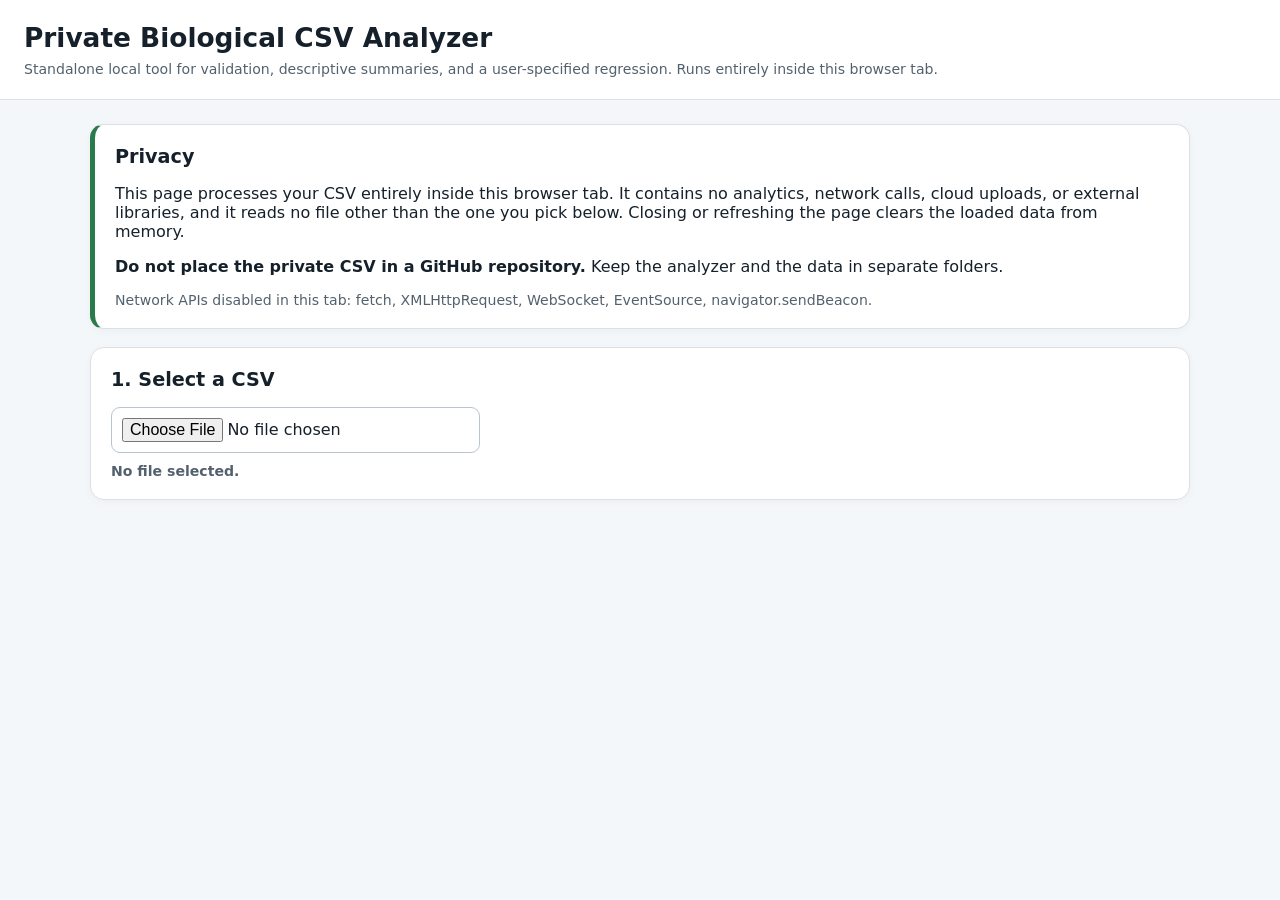
<file: index.html>
<!doctype html>
<html lang="en">
<head>
<meta charset="utf-8">
<meta name="viewport" content="width=device-width,initial-scale=1">
<!--
  The policy below is the first privacy safeguard: connect-src 'none' means the
  page cannot open a network connection of any kind, and default-src 'none'
  means no external stylesheet, font, image or script can be loaded. Only files
  sitting next to this one are allowed to run. js/privacy.js enforces the same
  rule a second time at runtime.
-->
<meta http-equiv="Content-Security-Policy" content="default-src 'none'; script-src 'self' file:; style-src 'self' file:; img-src 'self' file: data:; connect-src 'none'; form-action 'none'; base-uri 'none'; object-src 'none'; frame-src 'none'; media-src 'none'">
<title>Private Biological CSV Analyzer</title>
<link rel="stylesheet" href="css/app.css">
</head>
<body>
<header>
<h1>Private Biological CSV Analyzer</h1>
<div class="small">Standalone local tool for validation, descriptive summaries, and a user-specified regression. Runs entirely inside this browser tab.</div>
</header>
<main>

<section class="card privacy">
<h2>Privacy</h2>
<p>This page processes your CSV entirely inside this browser tab. It contains no analytics, network calls, cloud uploads, or external libraries, and it reads no file other than the one you pick below. Closing or refreshing the page clears the loaded data from memory.</p>
<p><strong>Do not place the private CSV in a GitHub repository.</strong> Keep the analyzer and the data in separate folders.</p>
<div id="privacyStatus" class="small"></div>
</section>

<section class="card" id="stepFile">
<h2>1. Select a CSV</h2>
<input id="fileInput" type="file" accept=".csv,text/csv">
<div id="fileStatus" class="status small">No file selected.</div>
<div id="parseWarnings"></div>
</section>

<section class="card hidden" id="stepMapping">
<h2>2. Map your columns</h2>
<p class="small">Only the first three mappings are required. Optional variables unlock additional checks, the GSI and HSI indices, and grouped summaries.</p>
<div id="mappingGrid" class="grid"></div>
<div class="actions">
<button id="toPlanBtn">Continue to analysis plan</button>
<button id="clearBtn" class="secondary">Clear data</button>
</div>
<div id="mappingStatus" class="status small"></div>
</section>

<section class="card hidden" id="stepPlan">
<h2>3. Analysis plan</h2>
<p class="small">Choose what should be computed. Nothing here is decided for you beyond an editable starting point, and the plan is reported alongside the results.</p>
<div class="plan-columns">
  <div>
    <span class="fieldset-title">Grouping fields</span>
    <div class="small">Summaries are reported for each combination of the fields you tick.</div>
    <div id="planGroups" class="checklist"></div>
  </div>
  <div>
    <span class="fieldset-title">Outcome variable</span>
    <div class="small">The variable to be explained by the model.</div>
    <label for="planOutcome"><select id="planOutcome"></select></label>
    <span class="fieldset-title">Transformation</span>
    <label class="inline-check" for="planLog">
      <input type="checkbox" id="planLog" checked>
      Log-transform positive numeric variables
    </label>
    <div class="small">A variable containing zero or negative values is left on its original scale and reported; no rows are dropped to make a logarithm possible.</div>
  </div>
  <div>
    <span class="fieldset-title">Predictor variables</span>
    <div class="small">One or more numeric variables used to predict the outcome.</div>
    <div id="planPredictors" class="checklist"></div>
  </div>
</div>
<div class="actions">
<button id="runBtn">Run local analysis</button>
<button id="backToMappingBtn" class="secondary">Back to column mapping</button>
</div>
<div id="planStatus" class="status small"></div>
</section>

<section class="card hidden" id="stepResults">
<h2>4. Results</h2>
<div id="metrics" class="metrics"></div>
<div id="planEcho"></div>

<h3>Validation summary</h3>
<div class="small">Flagged values are kept, never removed. Review each one locally and decide whether to correct, retain, or exclude it.</div>
<div class="tablewrap"><table id="validationTable"></table></div>

<h3>Flagged rows</h3>
<div class="tablewrap"><table id="flaggedTable"></table></div>

<h3>Model</h3>
<div id="modelText"></div>
<div class="tablewrap"><table id="modelTable"></table></div>
<canvas id="plot" width="1000" height="420"></canvas>
<div id="plotCaption" class="small"></div>

<h3>Grouped summary</h3>
<div class="tablewrap"><table id="groupTable"></table></div>
<div id="groupNotice"></div>

<div class="actions">
<button id="downloadValidation">Download flagged-row report</button>
<button id="downloadSummary">Download aggregate summary</button>
<button id="backToPlanBtn" class="secondary">Change the analysis plan</button>
</div>
</section>

<section class="card hidden" id="stepProject">
<h2>5. Project information <span class="small">(optional)</span></h2>
<p class="small">Governance context for the report below. Every field is optional, nothing here is checked against the data, and what you type is used only to fill in the report you download. Leave a field blank and it is recorded as <code>(not stated)</code>.</p>
<div id="projectForm" class="plan-columns"></div>
<div class="actions">
<button id="clearProjectBtn" class="secondary">Clear these fields</button>
</div>
</section>

<section class="card hidden" id="stepReport">
<h2>6. Governance and reproducibility report</h2>
<p class="small">An aggregate record of what was analysed and how: application version, timestamp, row and column counts, column mappings, missingness, the validation rules applied and their flag counts, transformations, the analysis plan, the model, and the limitations that apply to it.</p>
<div class="note"><strong>What this report never contains:</strong> raw rows, specimen identifiers, file names, or any individual value. It is built from counts and summaries only, and group summaries covering fewer than five records are withheld entirely.</div>
<div class="actions">
<button id="generateReportBtn">Generate report</button>
<button id="downloadReportJson" class="secondary" disabled>Download JSON</button>
<button id="downloadReportHtml" class="secondary" disabled>Download standalone HTML</button>
</div>
<div id="reportStatus" class="status small"></div>
<div id="reportPreview"></div>
</section>

</main>

<!-- Classic scripts, deliberately not ES modules: a double-clicked file:// page
     cannot load ES modules, but it can load these. Order matters. -->
<script src="js/privacy.js"></script>
<script src="js/csv.js"></script>
<script src="js/stats.js"></script>
<script src="js/validate.js"></script>
<script src="js/analysis.js"></script>
<script src="js/report.js"></script>
<script src="js/ui.js"></script>
</body>
</html>
</file>
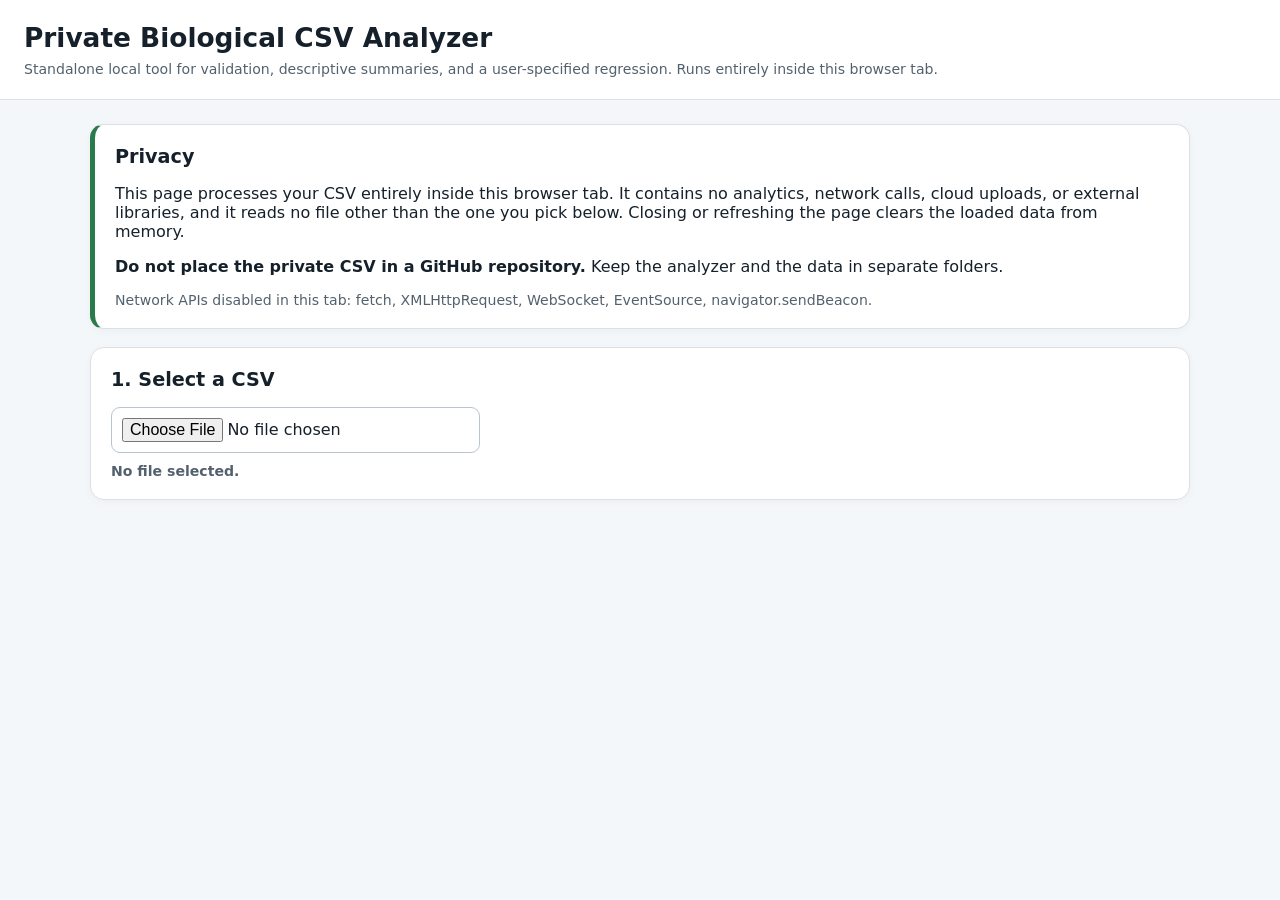
<file: mandrak_private_browser_analyzer/index.html>
<!doctype html>
<html lang="en">
<head>
<meta charset="utf-8">
<meta name="viewport" content="width=device-width,initial-scale=1">
<!--
  The policy below is the first privacy safeguard: connect-src 'none' means the
  page cannot open a network connection of any kind, and default-src 'none'
  means no external stylesheet, font, image or script can be loaded. Only files
  sitting next to this one are allowed to run. js/privacy.js enforces the same
  rule a second time at runtime.
-->
<meta http-equiv="Content-Security-Policy" content="default-src 'none'; script-src 'self' file:; style-src 'self' file:; img-src 'self' file: data:; connect-src 'none'; form-action 'none'; base-uri 'none'; object-src 'none'; frame-src 'none'; media-src 'none'">
<title>Private Biological CSV Analyzer</title>
<link rel="stylesheet" href="css/app.css">
</head>
<body>
<header>
<h1>Private Biological CSV Analyzer</h1>
<div class="small">Standalone local tool for validation, descriptive summaries, and a user-specified regression. Runs entirely inside this browser tab.</div>
</header>
<main>

<section class="card privacy">
<h2>Privacy</h2>
<p>This page processes your CSV entirely inside this browser tab. It contains no analytics, network calls, cloud uploads, or external libraries, and it reads no file other than the one you pick below. Closing or refreshing the page clears the loaded data from memory.</p>
<p><strong>Do not place the private CSV in a GitHub repository.</strong> Keep the analyzer and the data in separate folders.</p>
<div id="privacyStatus" class="small"></div>
</section>

<section class="card" id="stepFile">
<h2>1. Select a CSV</h2>
<input id="fileInput" type="file" accept=".csv,text/csv">
<div id="fileStatus" class="status small">No file selected.</div>
<div id="parseWarnings"></div>
</section>

<section class="card hidden" id="stepMapping">
<h2>2. Map your columns</h2>
<p class="small">Only the first three mappings are required. Optional variables unlock additional checks, the GSI and HSI indices, and grouped summaries.</p>
<div id="mappingGrid" class="grid"></div>
<div class="actions">
<button id="toPlanBtn">Continue to analysis plan</button>
<button id="clearBtn" class="secondary">Clear data</button>
</div>
<div id="mappingStatus" class="status small"></div>
</section>

<section class="card hidden" id="stepPlan">
<h2>3. Analysis plan</h2>
<p class="small">Choose what should be computed. Nothing here is decided for you beyond an editable starting point, and the plan is reported alongside the results.</p>
<div class="plan-columns">
  <div>
    <span class="fieldset-title">Grouping fields</span>
    <div class="small">Summaries are reported for each combination of the fields you tick.</div>
    <div id="planGroups" class="checklist"></div>
  </div>
  <div>
    <span class="fieldset-title">Outcome variable</span>
    <div class="small">The variable to be explained by the model.</div>
    <label for="planOutcome"><select id="planOutcome"></select></label>
    <span class="fieldset-title">Transformation</span>
    <label class="inline-check" for="planLog">
      <input type="checkbox" id="planLog" checked>
      Log-transform positive numeric variables
    </label>
    <div class="small">A variable containing zero or negative values is left on its original scale and reported; no rows are dropped to make a logarithm possible.</div>
  </div>
  <div>
    <span class="fieldset-title">Predictor variables</span>
    <div class="small">One or more numeric variables used to predict the outcome.</div>
    <div id="planPredictors" class="checklist"></div>
  </div>
</div>
<div class="actions">
<button id="runBtn">Run local analysis</button>
<button id="backToMappingBtn" class="secondary">Back to column mapping</button>
</div>
<div id="planStatus" class="status small"></div>
</section>

<section class="card hidden" id="stepResults">
<h2>4. Results</h2>
<div id="metrics" class="metrics"></div>
<div id="planEcho"></div>

<h3>Validation summary</h3>
<div class="small">Flagged values are kept, never removed. Review each one locally and decide whether to correct, retain, or exclude it.</div>
<div class="tablewrap"><table id="validationTable"></table></div>

<h3>Flagged rows</h3>
<div class="tablewrap"><table id="flaggedTable"></table></div>

<h3>Model</h3>
<div id="modelText"></div>
<div class="tablewrap"><table id="modelTable"></table></div>
<canvas id="plot" width="1000" height="420"></canvas>
<div id="plotCaption" class="small"></div>

<h3>Grouped summary</h3>
<div class="tablewrap"><table id="groupTable"></table></div>

<div class="actions">
<button id="downloadValidation">Download flagged-row report</button>
<button id="downloadSummary">Download aggregate summary</button>
<button id="backToPlanBtn" class="secondary">Change the analysis plan</button>
</div>
</section>

</main>

<!-- Classic scripts, deliberately not ES modules: a double-clicked file:// page
     cannot load ES modules, but it can load these. Order matters. -->
<script src="js/privacy.js"></script>
<script src="js/csv.js"></script>
<script src="js/stats.js"></script>
<script src="js/validate.js"></script>
<script src="js/analysis.js"></script>
<script src="js/ui.js"></script>
</body>
</html>
</file>
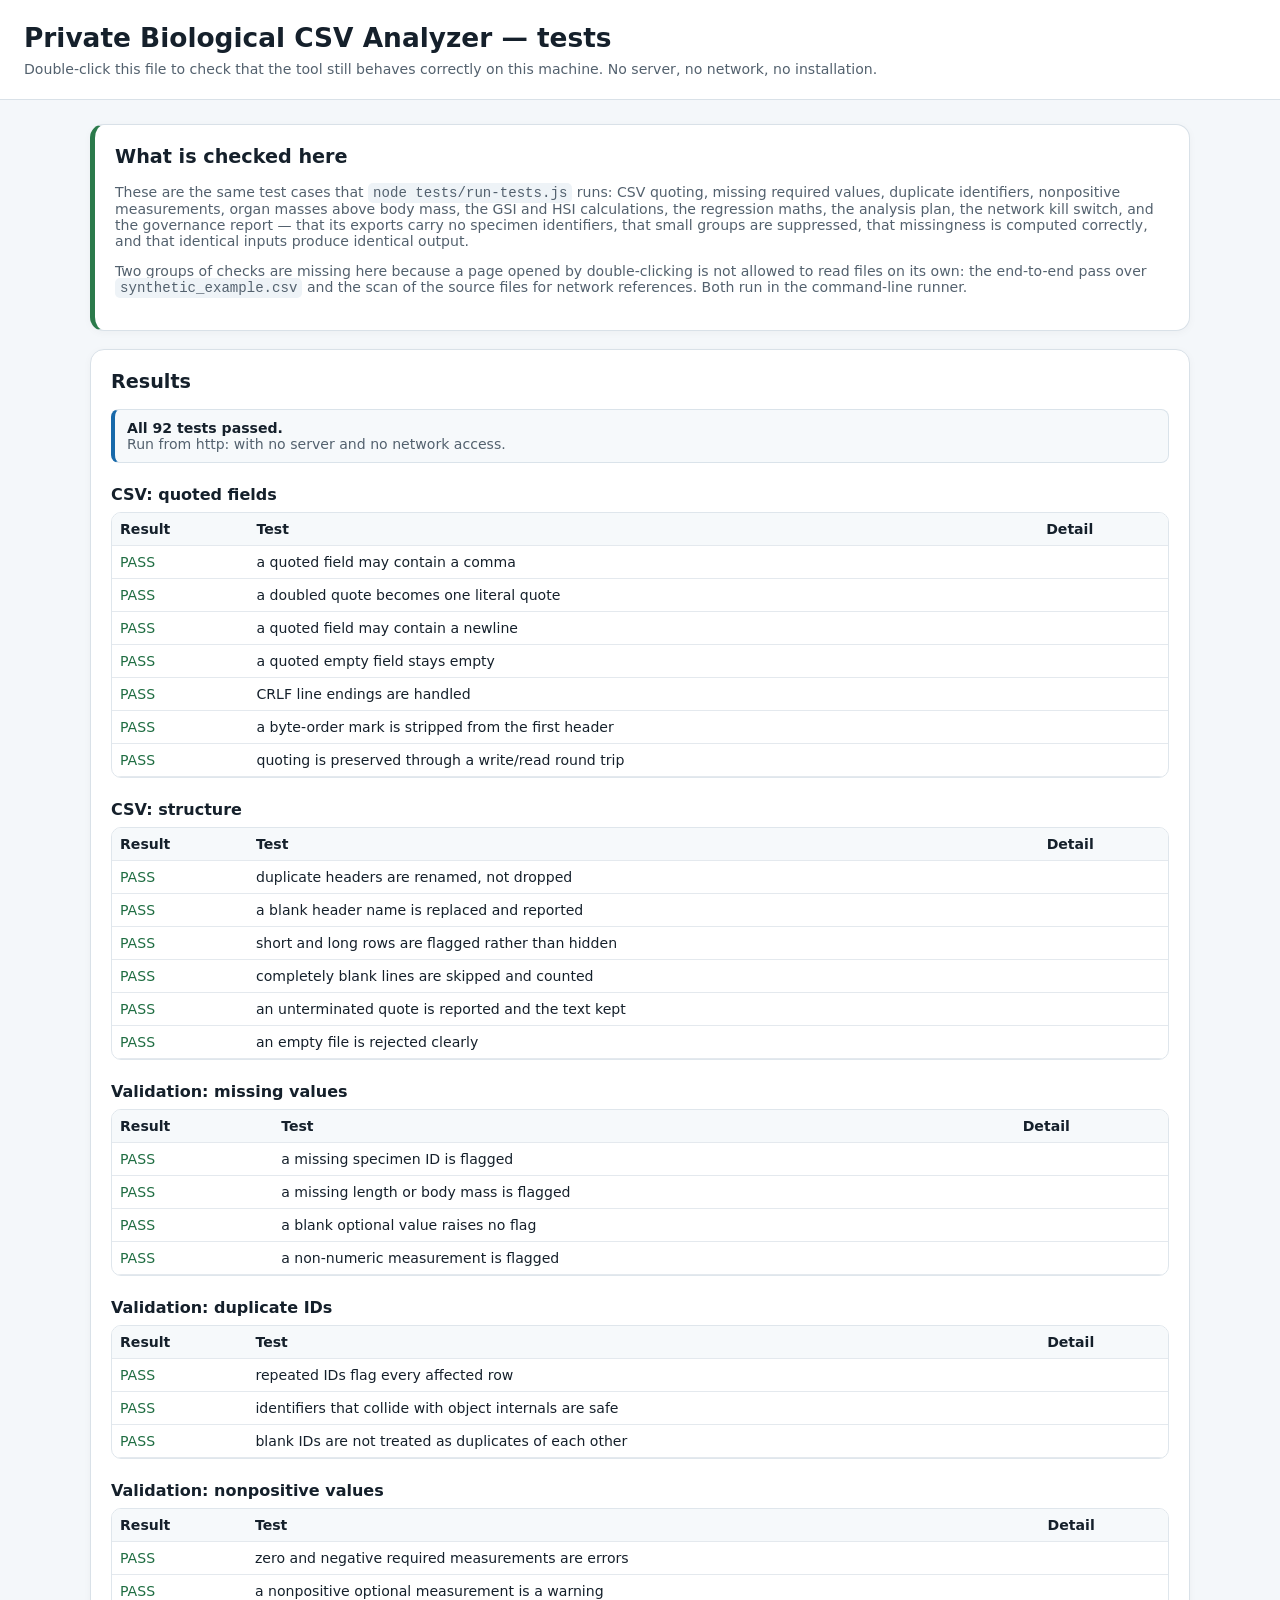
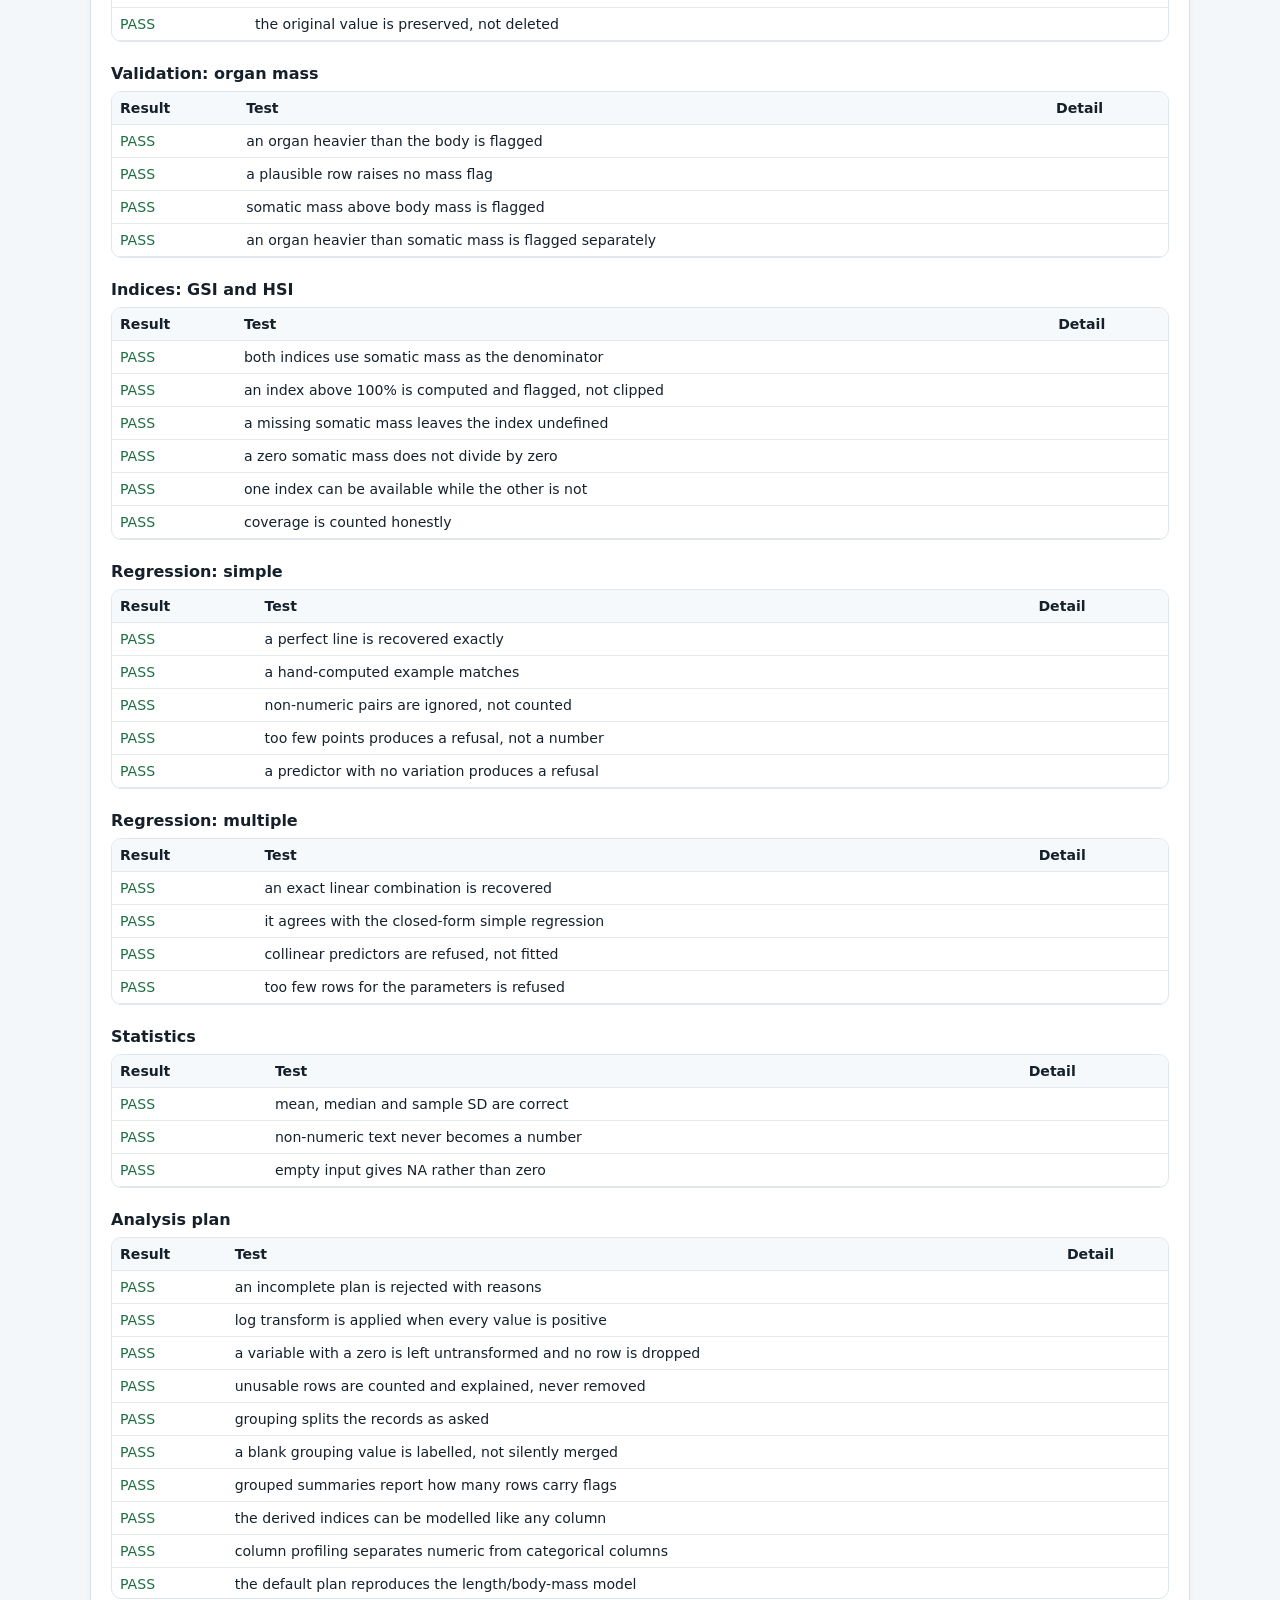
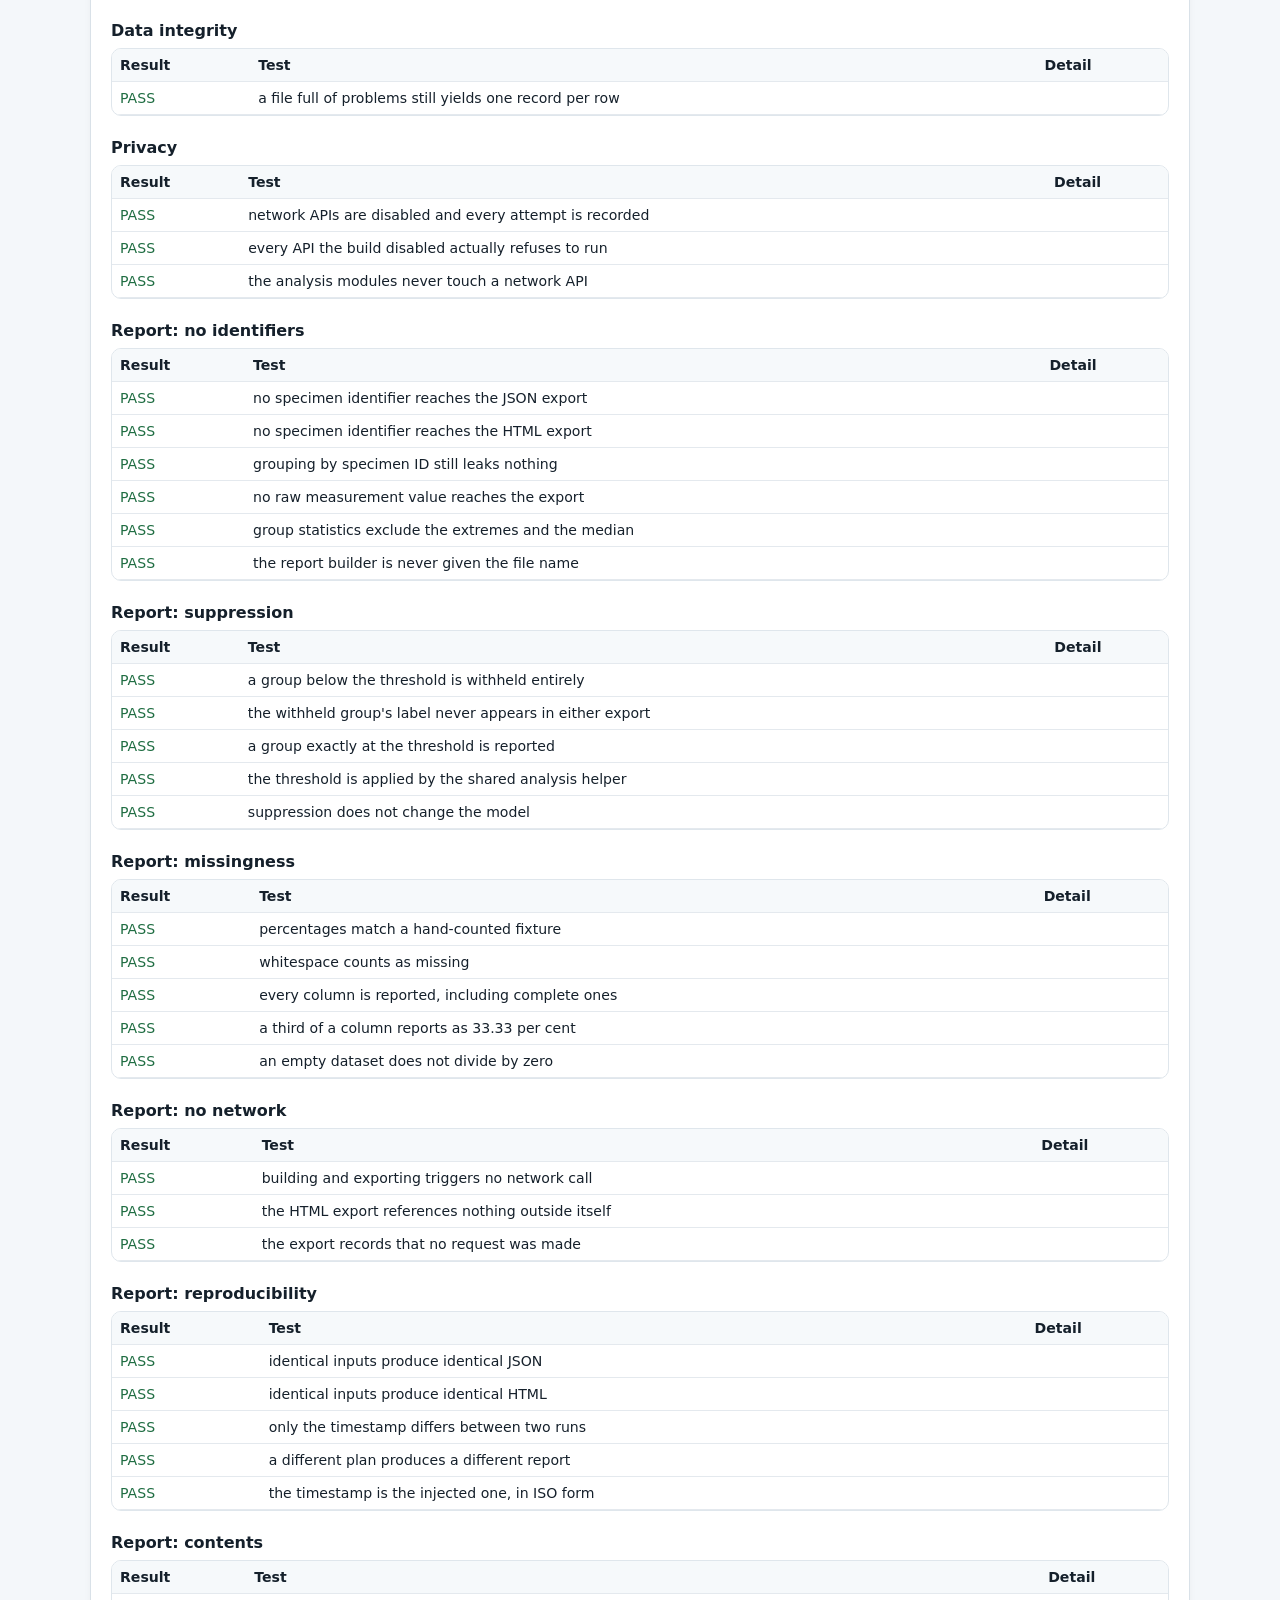
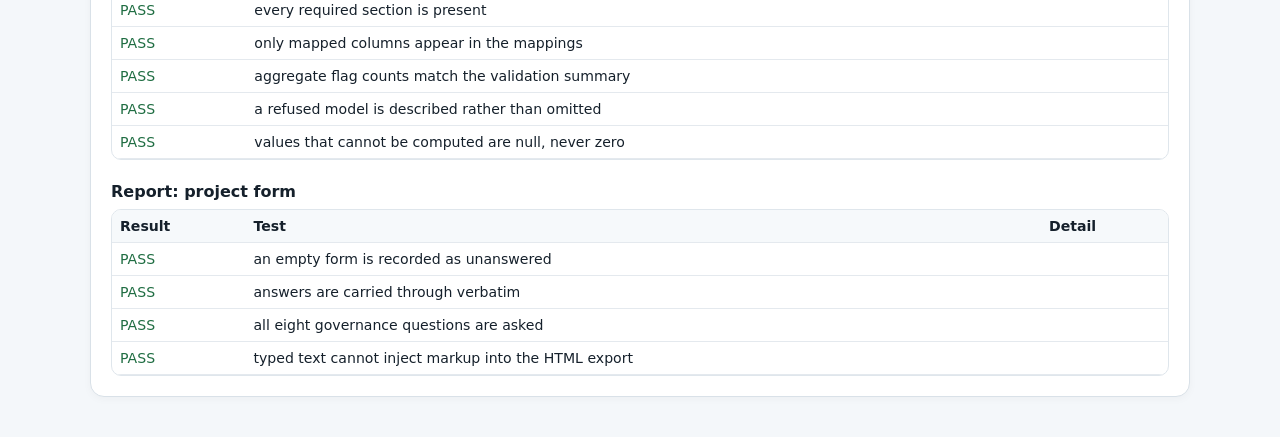
<file: tests.html>
<!doctype html>
<html lang="en">
<head>
<meta charset="utf-8">
<meta name="viewport" content="width=device-width,initial-scale=1">
<meta http-equiv="Content-Security-Policy" content="default-src 'none'; script-src 'self' file:; style-src 'self' file:; img-src 'self' file: data:; connect-src 'none'; form-action 'none'; base-uri 'none'; object-src 'none'; frame-src 'none'; media-src 'none'">
<title>Analyzer tests</title>
<link rel="stylesheet" href="css/app.css">
</head>
<body>
<header>
<h1>Private Biological CSV Analyzer — tests</h1>
<div class="small">Double-click this file to check that the tool still behaves correctly on this machine. No server, no network, no installation.</div>
</header>
<main>
<section class="card privacy">
<h2>What is checked here</h2>
<p class="small">These are the same test cases that <code>node tests/run-tests.js</code> runs: CSV quoting, missing required values, duplicate identifiers, nonpositive measurements, organ masses above body mass, the GSI and HSI calculations, the regression maths, the analysis plan, the network kill switch, and the governance report — that its exports carry no specimen identifiers, that small groups are suppressed, that missingness is computed correctly, and that identical inputs produce identical output.</p>
<p class="small">Two groups of checks are missing here because a page opened by double-clicking is not allowed to read files on its own: the end-to-end pass over <code>synthetic_example.csv</code> and the scan of the source files for network references. Both run in the command-line runner.</p>
</section>
<section class="card">
<h2>Results</h2>
<div id="results"></div>
</section>
</main>

<script src="js/privacy.js"></script>
<script src="js/csv.js"></script>
<script src="js/stats.js"></script>
<script src="js/validate.js"></script>
<script src="js/analysis.js"></script>
<script src="js/report.js"></script>
<script src="tests/harness.js"></script>
<script src="tests/test-cases.js"></script>
<script src="tests/report-cases.js"></script>
<script src="tests/browser-runner.js"></script>
</body>
</html>
</file>
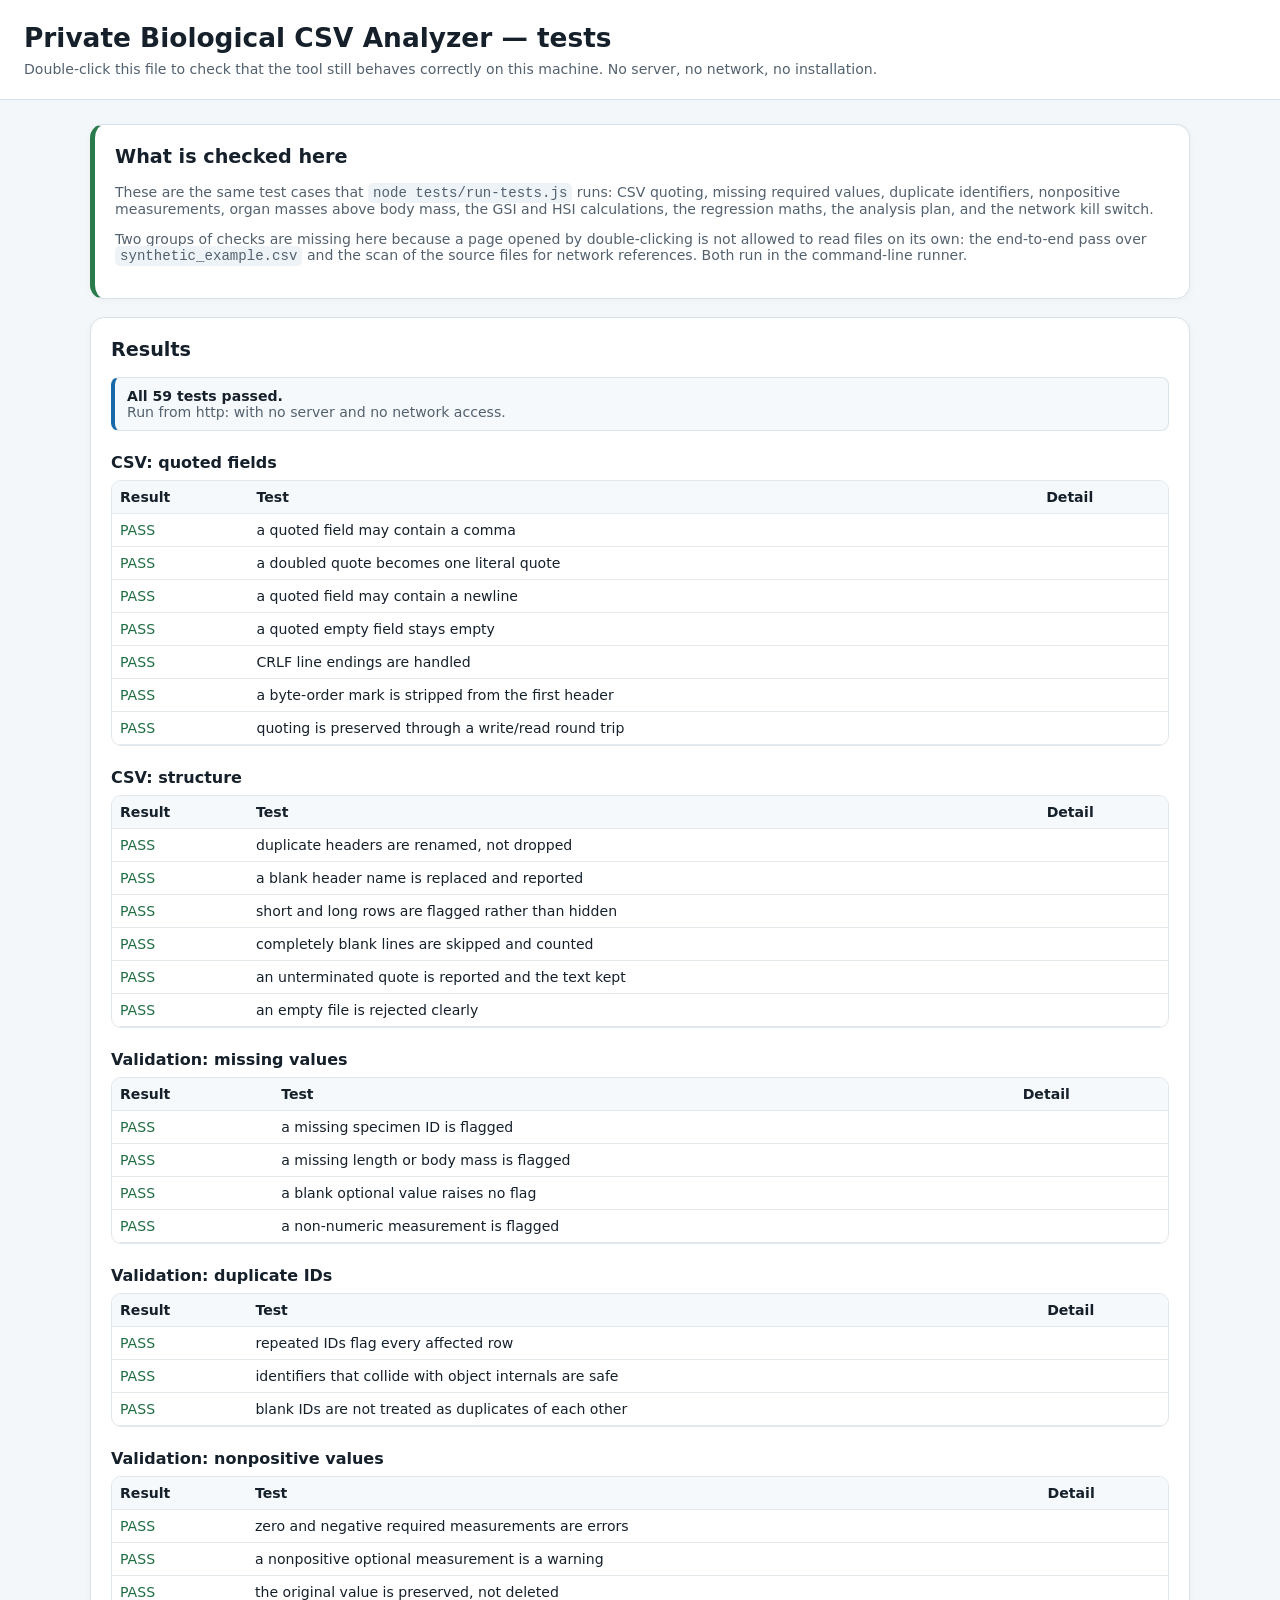
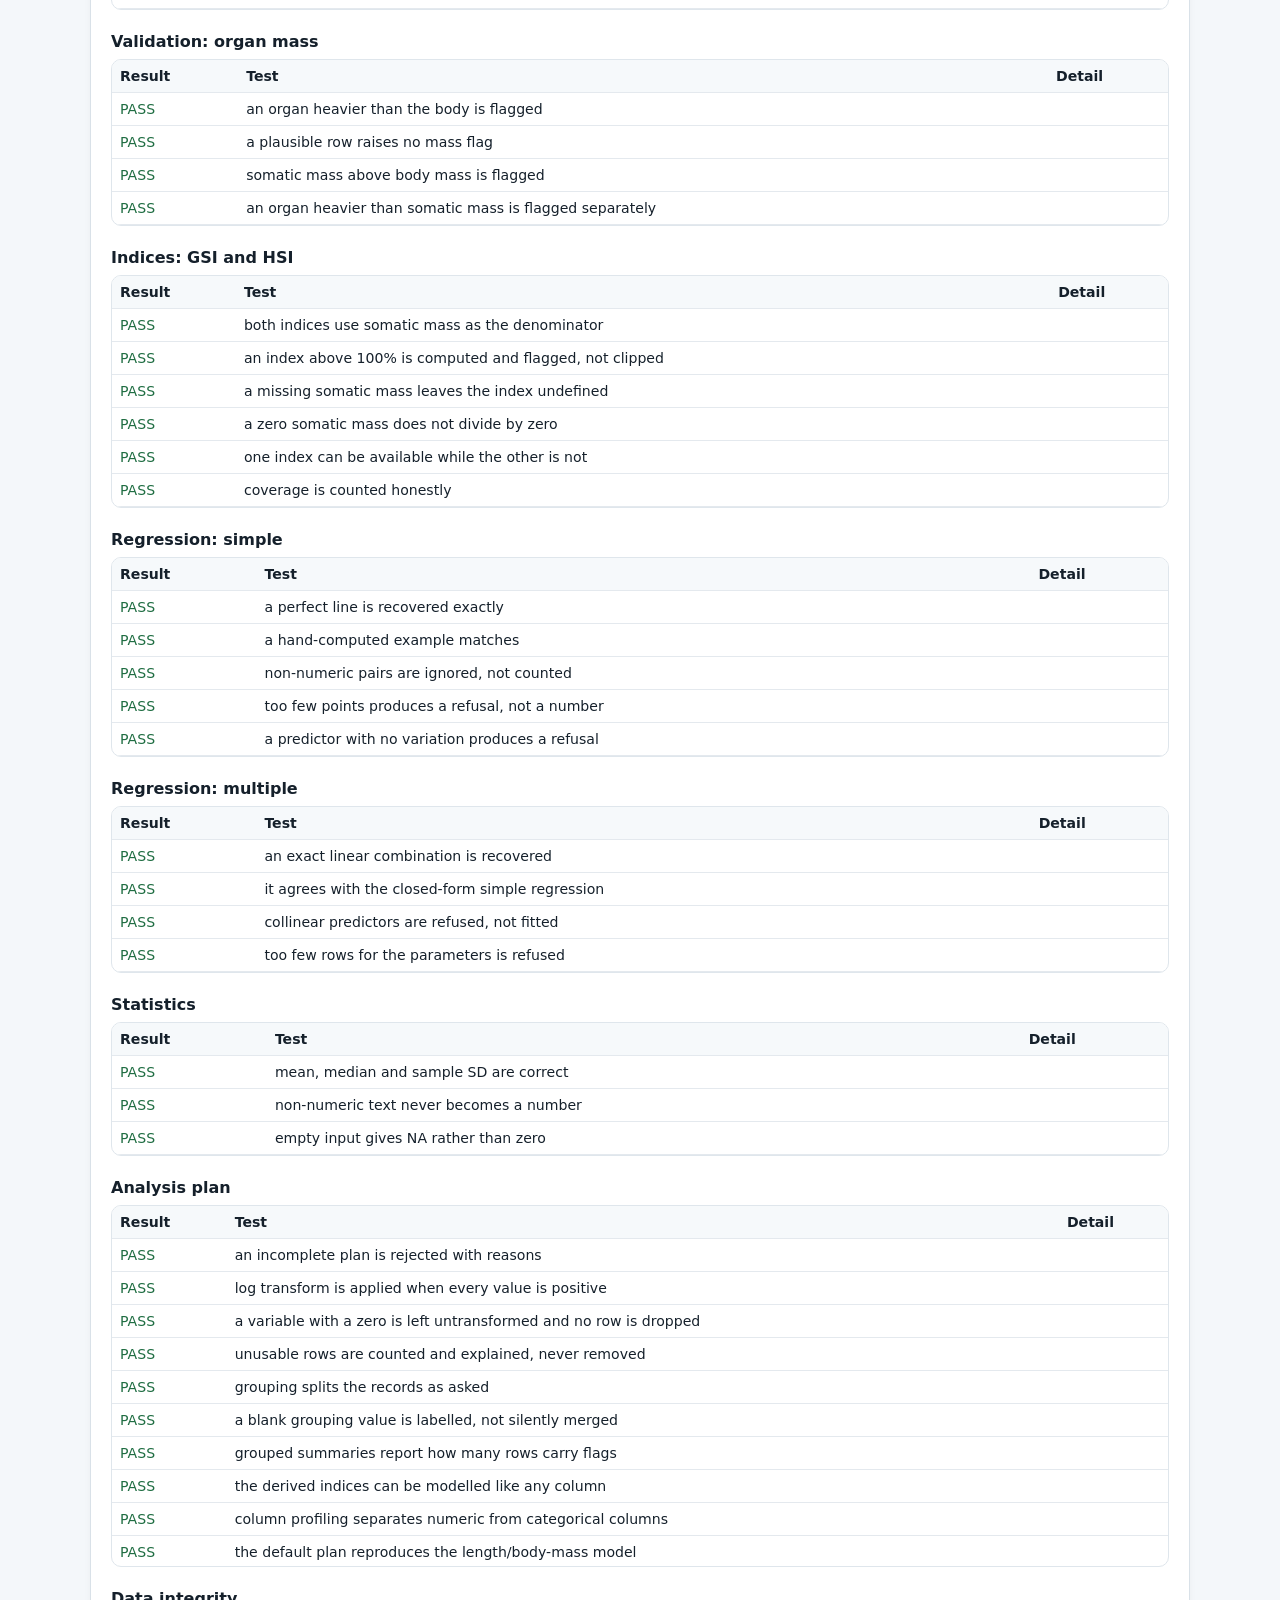
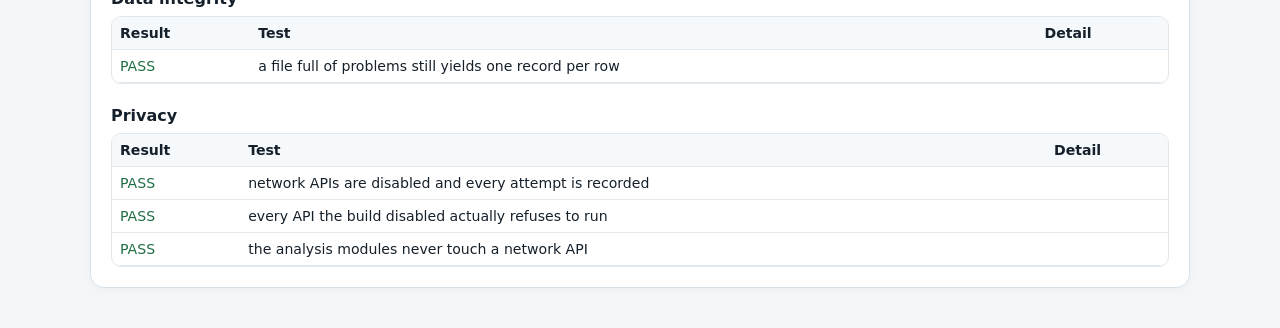
<file: mandrak_private_browser_analyzer/tests.html>
<!doctype html>
<html lang="en">
<head>
<meta charset="utf-8">
<meta name="viewport" content="width=device-width,initial-scale=1">
<meta http-equiv="Content-Security-Policy" content="default-src 'none'; script-src 'self' file:; style-src 'self' file:; img-src 'self' file: data:; connect-src 'none'; form-action 'none'; base-uri 'none'; object-src 'none'; frame-src 'none'; media-src 'none'">
<title>Analyzer tests</title>
<link rel="stylesheet" href="css/app.css">
</head>
<body>
<header>
<h1>Private Biological CSV Analyzer — tests</h1>
<div class="small">Double-click this file to check that the tool still behaves correctly on this machine. No server, no network, no installation.</div>
</header>
<main>
<section class="card privacy">
<h2>What is checked here</h2>
<p class="small">These are the same test cases that <code>node tests/run-tests.js</code> runs: CSV quoting, missing required values, duplicate identifiers, nonpositive measurements, organ masses above body mass, the GSI and HSI calculations, the regression maths, the analysis plan, and the network kill switch.</p>
<p class="small">Two groups of checks are missing here because a page opened by double-clicking is not allowed to read files on its own: the end-to-end pass over <code>synthetic_example.csv</code> and the scan of the source files for network references. Both run in the command-line runner.</p>
</section>
<section class="card">
<h2>Results</h2>
<div id="results"></div>
</section>
</main>

<script src="js/privacy.js"></script>
<script src="js/csv.js"></script>
<script src="js/stats.js"></script>
<script src="js/validate.js"></script>
<script src="js/analysis.js"></script>
<script src="tests/harness.js"></script>
<script src="tests/test-cases.js"></script>
<script src="tests/browser-runner.js"></script>
</body>
</html>
</file>
<file: css/app.css>
/* app.css — all styling for the analyzer. Kept in a file rather than inline so
   the Content-Security-Policy does not need to allow inline styles. */

:root {
  font-family: Inter, system-ui, -apple-system, BlinkMacSystemFont, "Segoe UI", sans-serif;
  color: #15202b;
  background: #f4f7fa;
}

body { margin: 0; }

header {
  background: #fff;
  border-bottom: 1px solid #d9e1e8;
  padding: 22px 24px;
}

main { max-width: 1100px; margin: 0 auto; padding: 24px; }

h1 { font-size: 1.65rem; margin: 0 0 8px; }
h2 { font-size: 1.2rem; margin-top: 0; }
h3 { font-size: 1rem; margin: 22px 0 8px; }

.card {
  background: #fff;
  border: 1px solid #d9e1e8;
  border-radius: 14px;
  padding: 20px;
  margin-bottom: 18px;
  box-shadow: 0 2px 8px rgba(0, 0, 0, .035);
}

.privacy { border-left: 5px solid #2b7a4b; }

.grid {
  display: grid;
  grid-template-columns: repeat(auto-fit, minmax(220px, 1fr));
  gap: 12px;
}

label { display: flex; flex-direction: column; gap: 6px; font-weight: 650; font-size: .92rem; }

select, input[type=file], button { font: inherit; }

select, input[type=file] {
  padding: 10px;
  border: 1px solid #b9c4ce;
  border-radius: 9px;
  background: #fff;
}

button {
  padding: 11px 15px;
  border: 0;
  border-radius: 9px;
  background: #1769aa;
  color: #fff;
  font-weight: 700;
  cursor: pointer;
  margin: 4px 8px 4px 0;
}

button.secondary { background: #586774; }
button:disabled { opacity: .45; cursor: not-allowed; }

.small { font-size: .88rem; color: #53616e; }
.status { font-weight: 700; margin-top: 10px; }
.good { color: #1f6d42; }
.warn { color: #a45b00; }
.bad { color: #a22828; }

.metrics {
  display: grid;
  grid-template-columns: repeat(auto-fit, minmax(150px, 1fr));
  gap: 10px;
  margin: 14px 0;
}

.metric {
  background: #f6f9fb;
  border: 1px solid #dae3ea;
  padding: 13px;
  border-radius: 10px;
  font-size: .88rem;
  color: #53616e;
}

.metric b { display: block; font-size: 1.3rem; margin-top: 4px; color: #15202b; }

table { width: 100%; border-collapse: collapse; font-size: .88rem; }
th, td { padding: 8px; border-bottom: 1px solid #e4e9ee; text-align: left; }
th { background: #f6f9fb; position: sticky; top: 0; }
td.numeric, th.numeric { text-align: right; font-variant-numeric: tabular-nums; }

.tablewrap {
  max-height: 360px;
  overflow: auto;
  border: 1px solid #dfe6ec;
  border-radius: 10px;
}

canvas {
  width: 100%;
  height: 420px;
  border: 1px solid #dfe6ec;
  border-radius: 10px;
  background: #fff;
}

.hidden { display: none; }

code { background: #eef3f7; padding: 2px 5px; border-radius: 5px; }

/* Analysis-plan controls */
.plan-columns {
  display: grid;
  grid-template-columns: repeat(auto-fit, minmax(260px, 1fr));
  gap: 18px;
}

.checklist {
  max-height: 220px;
  overflow: auto;
  border: 1px solid #dfe6ec;
  border-radius: 10px;
  padding: 8px 10px;
  background: #fcfdfe;
}

.checklist label,
.inline-check {
  flex-direction: row;
  align-items: center;
  gap: 8px;
  font-weight: 500;
  padding: 3px 0;
}

.checklist .muted { color: #7c8894; font-weight: 400; }

.fieldset-title { font-weight: 700; font-size: .92rem; margin-bottom: 6px; display: block; }

.note {
  background: #f6f9fb;
  border: 1px solid #dae3ea;
  border-left: 4px solid #1769aa;
  border-radius: 8px;
  padding: 10px 12px;
  margin: 10px 0;
  font-size: .88rem;
}

.note.caution { border-left-color: #a45b00; }

ul.plain { margin: 6px 0; padding-left: 20px; font-size: .88rem; color: #53616e; }

.actions { margin-top: 15px; }

/* Project-information form and report preview */
textarea {
  font: inherit;
  padding: 10px;
  border: 1px solid #b9c4ce;
  border-radius: 9px;
  background: #fff;
  min-height: 72px;
  resize: vertical;
}

.field-hint { font-weight: 400; color: #7c8894; font-size: .82rem; }

#projectForm label { margin-bottom: 14px; }

.report-preview {
  max-height: 420px;
  overflow: auto;
  border: 1px solid #dfe6ec;
  border-radius: 10px;
  background: #fbfcfd;
  padding: 12px 14px;
  margin-top: 12px;
  font-family: ui-monospace, SFMono-Regular, Menlo, Consolas, monospace;
  font-size: .8rem;
  line-height: 1.45;
  white-space: pre-wrap;
  word-break: break-word;
}
</file>
<file: mandrak_private_browser_analyzer/css/app.css>
/* app.css — all styling for the analyzer. Kept in a file rather than inline so
   the Content-Security-Policy does not need to allow inline styles. */

:root {
  font-family: Inter, system-ui, -apple-system, BlinkMacSystemFont, "Segoe UI", sans-serif;
  color: #15202b;
  background: #f4f7fa;
}

body { margin: 0; }

header {
  background: #fff;
  border-bottom: 1px solid #d9e1e8;
  padding: 22px 24px;
}

main { max-width: 1100px; margin: 0 auto; padding: 24px; }

h1 { font-size: 1.65rem; margin: 0 0 8px; }
h2 { font-size: 1.2rem; margin-top: 0; }
h3 { font-size: 1rem; margin: 22px 0 8px; }

.card {
  background: #fff;
  border: 1px solid #d9e1e8;
  border-radius: 14px;
  padding: 20px;
  margin-bottom: 18px;
  box-shadow: 0 2px 8px rgba(0, 0, 0, .035);
}

.privacy { border-left: 5px solid #2b7a4b; }

.grid {
  display: grid;
  grid-template-columns: repeat(auto-fit, minmax(220px, 1fr));
  gap: 12px;
}

label { display: flex; flex-direction: column; gap: 6px; font-weight: 650; font-size: .92rem; }

select, input[type=file], button { font: inherit; }

select, input[type=file] {
  padding: 10px;
  border: 1px solid #b9c4ce;
  border-radius: 9px;
  background: #fff;
}

button {
  padding: 11px 15px;
  border: 0;
  border-radius: 9px;
  background: #1769aa;
  color: #fff;
  font-weight: 700;
  cursor: pointer;
  margin: 4px 8px 4px 0;
}

button.secondary { background: #586774; }
button:disabled { opacity: .45; cursor: not-allowed; }

.small { font-size: .88rem; color: #53616e; }
.status { font-weight: 700; margin-top: 10px; }
.good { color: #1f6d42; }
.warn { color: #a45b00; }
.bad { color: #a22828; }

.metrics {
  display: grid;
  grid-template-columns: repeat(auto-fit, minmax(150px, 1fr));
  gap: 10px;
  margin: 14px 0;
}

.metric {
  background: #f6f9fb;
  border: 1px solid #dae3ea;
  padding: 13px;
  border-radius: 10px;
  font-size: .88rem;
  color: #53616e;
}

.metric b { display: block; font-size: 1.3rem; margin-top: 4px; color: #15202b; }

table { width: 100%; border-collapse: collapse; font-size: .88rem; }
th, td { padding: 8px; border-bottom: 1px solid #e4e9ee; text-align: left; }
th { background: #f6f9fb; position: sticky; top: 0; }
td.numeric, th.numeric { text-align: right; font-variant-numeric: tabular-nums; }

.tablewrap {
  max-height: 360px;
  overflow: auto;
  border: 1px solid #dfe6ec;
  border-radius: 10px;
}

canvas {
  width: 100%;
  height: 420px;
  border: 1px solid #dfe6ec;
  border-radius: 10px;
  background: #fff;
}

.hidden { display: none; }

code { background: #eef3f7; padding: 2px 5px; border-radius: 5px; }

/* Analysis-plan controls */
.plan-columns {
  display: grid;
  grid-template-columns: repeat(auto-fit, minmax(260px, 1fr));
  gap: 18px;
}

.checklist {
  max-height: 220px;
  overflow: auto;
  border: 1px solid #dfe6ec;
  border-radius: 10px;
  padding: 8px 10px;
  background: #fcfdfe;
}

.checklist label,
.inline-check {
  flex-direction: row;
  align-items: center;
  gap: 8px;
  font-weight: 500;
  padding: 3px 0;
}

.checklist .muted { color: #7c8894; font-weight: 400; }

.fieldset-title { font-weight: 700; font-size: .92rem; margin-bottom: 6px; display: block; }

.note {
  background: #f6f9fb;
  border: 1px solid #dae3ea;
  border-left: 4px solid #1769aa;
  border-radius: 8px;
  padding: 10px 12px;
  margin: 10px 0;
  font-size: .88rem;
}

.note.caution { border-left-color: #a45b00; }

ul.plain { margin: 6px 0; padding-left: 20px; font-size: .88rem; color: #53616e; }

.actions { margin-top: 15px; }
</file>
